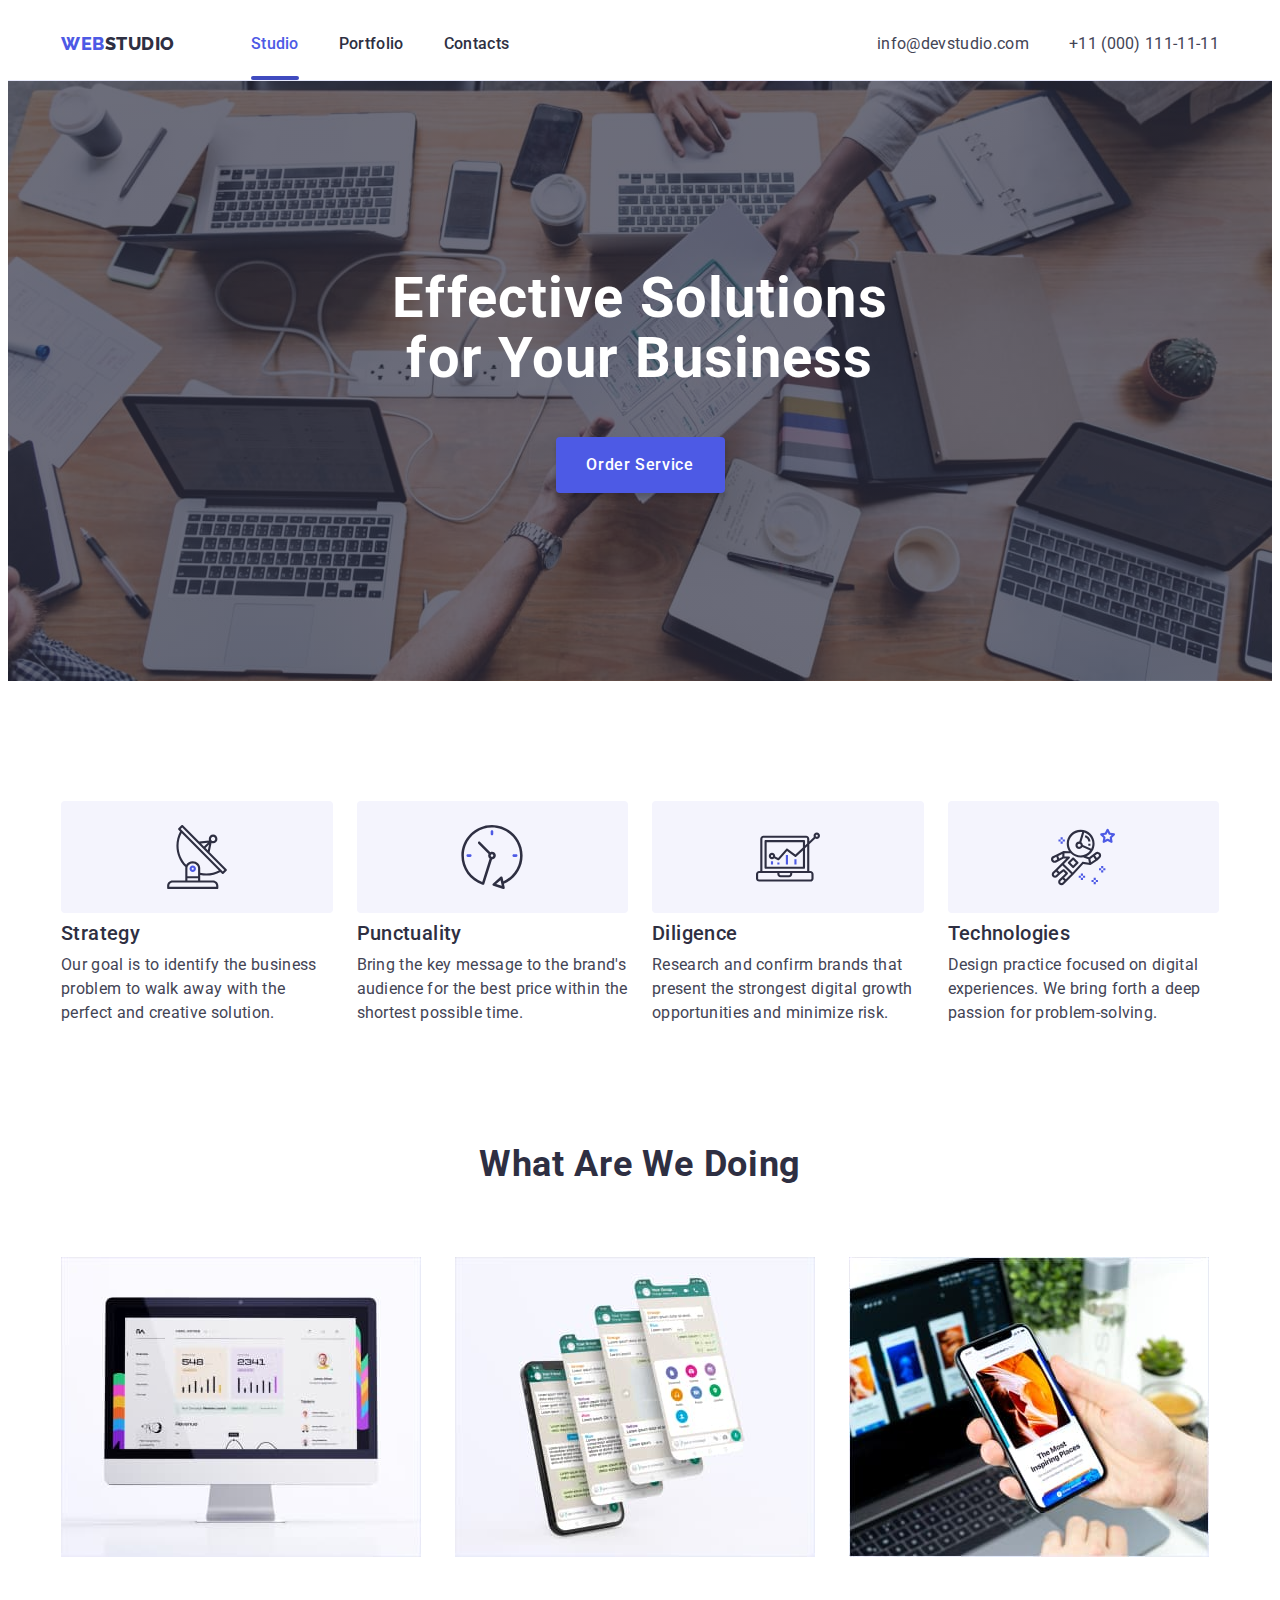
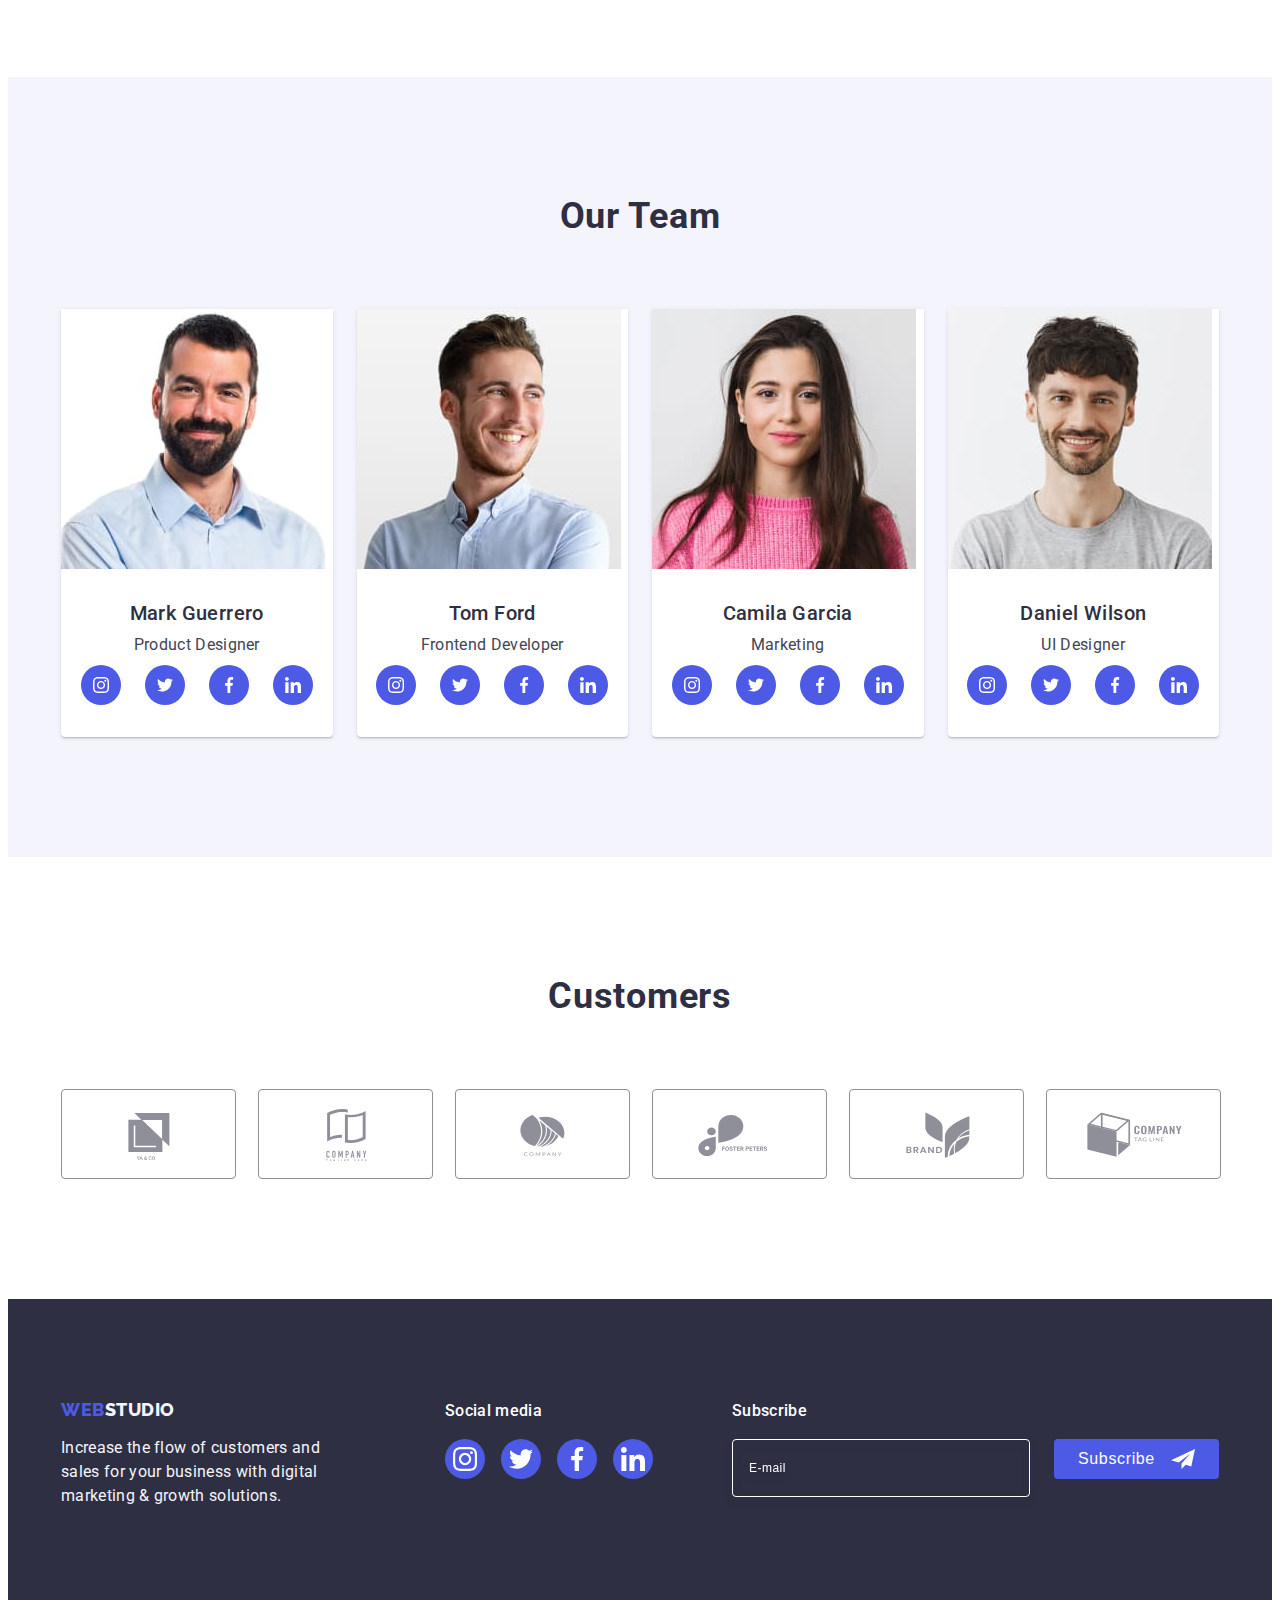
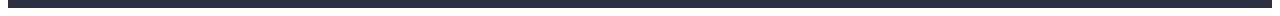
<file: index.html>
<!DOCTYPE html>
<html lang="en">
<head>
    <meta charset="UTF-8">
    <meta http-equiv="X-UA-Compatible" content="IE=edge">
    <meta name="viewport" content="width=device-width, initial-scale=1.0">
    <title>WebStudio</title>
    <link rel="preconnect" href="https://fonts.googleapis.com">
    <link rel="preconnect" href="https://fonts.gstatic.com" crossorigin>
    <link href="https://fonts.googleapis.com/css2?family=Raleway:wght@800&family=Roboto:wght@400;500;700&display=swap" rel="stylesheet">
    <link rel="stylesheet" href="https://cdnjs.cloudflare.com/ajax/libs/modern-normalize/1.1.0/modern-normalize.min.css" integrity="sha512-wpPYUAdjBVSE4KJnH1VR1HeZfpl1ub8YT/NKx4PuQ5NmX2tKuGu6U/JRp5y+Y8XG2tV+wKQpNHVUX03MfMFn9Q==" crossorigin="anonymous" referrerpolicy="no-referrer" />
    <link rel="stylesheet" href="./css/styles.css">
</head>
<body>
    <header class="header">
        <div class="container header-container">
            <nav class="header-nav">
                <a href="./index.html" class="link logo">Web<span class="logo-part">Studio</span></a>
                <ul class="header-list list">
                    <li class="nav-item"><a href="./index.html" class="link nav-link current">Studio</a></li>
                    <li><a href="./portfolio.html" class="link nav-link">Portfolio</a></li>
                    <li><a href="" class="link nav-link">Contacts</a></li>
                </ul>
            </nav>
            <address class="address-list">
            <ul class="contact-list list">
                <li><a href="mailto:info@devstudio.com" class="link contact-link">info@devstudio.com</a></li>
                <li><a href="tel:+110001111111" class="link contact-link">+11 (000) 111-11-11</a></li>
            </ul>
            </address>
        </div>
    </header> 
    <main>
    <!--Hero-->   
    <section class="hero-section">
        <h1 class="hero-title">Effective Solutions for Your Business</h1>
        <button type="button" class="hero-btn" data-modal-open>Order Service</button>
    </section>
    <!--benefits section-->
    <section class="benefits section">
        <div class="container">
            <h2 hidden class="section-title">Our advantages</h2>
        <ul class="list benefits-list">
            <li class="benefits-item">
                <div class="benefits-pic">
                    <svg width="64" height="64">
                    <use href="./images/icons.svg#icon-strategy"></use>
                    </svg>
                </div>
                <h3 class="list-title">Strategy</h3>
                <p class="list-text">Our goal is to identify the business problem to walk away with the perfect and creative solution. </p>
            </li>
            <li class="benefits-item">
                <div class="benefits-pic">
                    <svg width="64" height="64">
                    <use href="./images/icons.svg#icon-punctuality"></use>
                    </svg>
                </div>
                <h3 class="list-title">Punctuality</h3>
                <p class="list-text">Bring the key message to the brand's audience for the best price within the shortest possible time.</p>
            </li>
            <li class="benefits-item">
                <div class="benefits-pic">
                    <svg width="64" height="64">
                    <use href="./images/icons.svg#icon-diligence"></use>
                    </svg>
                </div>
                <h3 class="list-title">Diligence</h3>
                <p class="list-text">Research and confirm brands that present the strongest digital growth opportunities and minimize risk.</p>
            </li>
            <li class="benefits-item">
                <div class="benefits-pic">
                    <svg width="64" height="64">
                    <use href="./images/icons.svg#icon-technologies"></use>
                    </svg>
                </div>
                <h3 class="list-title">Technologies</h3>
                <p class="list-text">Design practice focused on digital experiences. We bring forth a deep passion for problem-solving.</p>
            </li>
        </ul>
        </div>
    </section>
    <!--What are we doing section-->
    <section class="works">
        <div class="container">
            <h2 class="section-title">What are we doing</h2>
        <ul class="list works-list">
            <li class="works-item"><img src="./images/interface.jpg" alt="Interface" width="360" height="300"></li>
            <li class="works-item"><img src="./images/chat-app.jpg" alt="Chat app" width="360" height="300"></li>
            <li class="works-item"><img src="./images/mobile-app.jpg" alt="Mobile app" width="360" height="300"></li>
        </ul>
        </div>
    </section>
    <!--Our Team section-->
    <section class="team-section section">
        <div class="container">
            <h2 class="section-title">Our Team</h2>
        <ul class="list team-list">
            <li class="team-item">
                <img class="team-pic" src="./images/mark-guerrero-photo.jpg" width="264" height="260" alt="Mark Guerrero">
                <div class="team-content">
                    <h3 class="team-title">Mark Guerrero</h3>
                    <p class="team-text">Product Designer</p>
                    <ul class="team-soc-list list">
                        <li class="team-soc-item"><a class="team-soc-link link" href="">
                            <svg class="team-soc-icon" width="16" height="16">
                            <use href="./images/icons.svg#icon-instagram"></use>
                            </svg>
                        </a></li>
                        <li class="team-soc-item"><a class="team-soc-link link" href="">
                            <svg class="team-soc-icon" width="16" height="16">
                            <use href="./images/icons.svg#icon-twitter"></use>
                            </svg>
                        </a></li>
                        <li class="team-soc-item"><a class="team-soc-link link" href="">
                            <svg class="team-soc-icon" width="16" height="16">
                            <use href="./images/icons.svg#icon-facebook"></use>
                            </svg>
                        </a></li>
                        <li class="team-soc-item"><a class="team-soc-link link" href="">
                            <svg class="team-soc-icon" width="16" height="16">
                            <use href="./images/icons.svg#icon-linkedin"></use>
                            </svg>
                        </a></li>
                    </ul>
                </div>
            </li>
            <li class="team-item">
                <img class="team-pic" src="./images/tom-ford-photo.jpg" width="264" height="260" alt="Tom Ford">
                <div class="team-content">
                    <h3 class="team-title">Tom Ford</h3>
                    <p class="team-text">Frontend Developer</p>
                    <ul class="team-soc-list list">
                        <li class="team-soc-item"><a class="team-soc-link link" href="">
                                <svg class="team-soc-icon" width="16" height="16">
                                <use href="./images/icons.svg#icon-instagram"></use>
                                </svg>
                            </a></li>
                        <li class="team-soc-item"><a class="team-soc-link link" href="">
                                <svg class="team-soc-icon" width="16" height="16">
                                <use href="./images/icons.svg#icon-twitter"></use>
                                </svg>
                            </a></li>
                        <li class="team-soc-item"><a class="team-soc-link link" href="">
                                <svg class="team-soc-icon" width="16" height="16">
                                <use href="./images/icons.svg#icon-facebook"></use>
                                </svg>
                            </a></li>
                        <li class="team-soc-item"><a class="team-soc-link link" href="">
                                <svg class="team-soc-icon" width="16" height="16">
                                <use href="./images/icons.svg#icon-linkedin"></use>
                                </svg>
                            </a></li>
                    </ul>
                </div>
            </li>
            <li class="team-item">
                <img class="team-pic" src="./images/camila-garcia-photo.jpg" width="264" height="260" alt="Camila Garcia">
                <div class="team-content">
                    <h3 class="team-title">Camila Garcia</h3>
                    <p class="team-text">Marketing</p>
                    <ul class="team-soc-list list">
                        <li class="team-soc-item"><a class="team-soc-link link" href="">
                                <svg class="team-soc-icon" width="16" height="16">
                                <use href="./images/icons.svg#icon-instagram"></use>
                                </svg>
                            </a></li>
                        <li class="team-soc-item"><a class="team-soc-link link" href="">
                                <svg class="team-soc-icon" width="16" height="16">
                                <use href="./images/icons.svg#icon-twitter"></use>
                                </svg>
                            </a></li>
                        <li class="team-soc-item"><a class="team-soc-link link" href="">
                                <svg class="team-soc-icon" width="16" height="16">
                                <use href="./images/icons.svg#icon-facebook"></use>
                                </svg>
                            </a></li>
                        <li class="team-soc-item"><a class="team-soc-link link" href="">
                                <svg class="team-soc-icon" width="16" height="16">
                                <use href="./images/icons.svg#icon-linkedin"></use>
                                </svg>
                            </a></li>
                    </ul>
                </div>
            </li>
            <li class="team-item">
                <img class="team-pic" src="./images/daniel-wilson-photo.jpg" width="264" height="260" alt="Daniel Wilson">
                <div class="team-content">
                    <h3 class="team-title">Daniel Wilson</h3>
                    <p class="team-text">UI Designer</p>
                    <ul class="team-soc-list list">
                        <li class="team-soc-item"><a class="team-soc-link link" href="">
                                <svg class="team-soc-icon" width="16" height="16">
                                <use href="./images/icons.svg#icon-instagram"></use>
                                </svg>
                            </a></li>
                        <li class="team-soc-item"><a class="team-soc-link link" href="">
                                <svg class="team-soc-icon" width="16" height="16">
                                <use href="./images/icons.svg#icon-twitter"></use>
                                </svg>
                            </a></li>
                        <li class="team-soc-item"><a class="team-soc-link link" href="">
                                <svg class="team-soc-icon" width="16" height="16">
                                <use href="./images/icons.svg#icon-facebook"></use>
                                </svg>
                            </a></li>
                        <li class="team-soc-item"><a class="team-soc-link link" href="">
                                <svg class="team-soc-icon" width="16" height="16">
                                <use href="./images/icons.svg#icon-linkedin"></use>
                                </svg>
                            </a></li>
                    </ul>
                </div>
            </li>
        </ul>
        </div>
    </section>
    <!--Customers-->
    <section class="section">
        <div class="container">
            <h2 class="section-title">Customers</h2>
            <ul class="customer-list list">
                <li class="customers-item">
                    <a class="customers-link link" href="">
                        <svg class="customers-icon" width="104" height="56">
                            <use href="./images/icons.svg#icon-company1"></use>
                        </svg>
                    </a>
                </li>
                <li class="customers-item">
                    <a class="customers-link link" href="">
                        <svg class="customers-icon" width="104" height="56">
                            <use href="./images/icons.svg#icon-company2"></use>
                        </svg>
                    </a>
                </li>
                <li class="customers-item">
                    <a class="customers-link link" href="">
                        <svg class="customers-icon" width="104" height="56">
                            <use href="./images/icons.svg#icon-company3"></use>
                        </svg>
                    </a>
                </li>
                <li class="customers-item">
                    <a class="customers-link link" href="">
                        <svg class="customers-icon" width="104" height="56">
                        <use href="./images/icons.svg#icon-company4"></use>
                        </svg>
                    </a>
                </li>
                <li class="customers-item">
                    <a class="customers-link link" href="">
                        <svg class="customers-icon" width="104" height="56">
                            <use href="./images/icons.svg#icon-company5"></use>
                        </svg>
                    </a>
                </li>
                <li class="customers-item">
                    <a class="customers-link link" href="">
                        <svg class="customers-icon" width="104" height="56">
                            <use href="./images/icons.svg#icon-company6"></use>
                        </svg>
                    </a>
                </li>
            </ul>
        </div>

    </section>
    </main>
    <!--Footer-->
    <footer class="footer-section">
        <div class="container footer-container">
            <div class="footer-content">
                <a href="./index.html" class="link footer-logo">Web<span class="footer-logo-part">Studio</span></a>
                <p class="footer-text">Increase the flow of customers and sales for your business with digital marketing & growth solutions.</p>
            </div>

            <div class="footer-soc">
                <p class="footer-soc-title">Social media</p>
                <ul class="footer-soc-list list">
                    <li class="footer-soc-item">
                        <a class="footer-soc-link link" href="">
                            <svg class="footer-soc-icon" width="24" height="24">
                                <use href="./images/icons.svg#icon-instagram-footer"></use>
                            </svg>
                        </a>
                    </li>
                    <li class="footer-soc-item">
                        <a class="footer-soc-link link" href="">
                            <svg class="footer-soc-icon" width="24" height="24">
                                <use href="./images/icons.svg#icon-twitter-footer"></use>
                            </svg>
                        </a>
                    </li>
                    <li class="footer-soc-item">
                        <a class="footer-soc-link link" href="">
                            <svg class="footer-soc-icon" width="24" height="24">
                                <use href="./images/icons.svg#icon-facebook-footer"></use>
                            </svg>
                        </a>
                    </li>
                    <li class="footer-soc-item">
                        <a class="footer-soc-link link" href="">
                            <svg class="footer-soc-icon" width="24" height="24">
                                <use href="./images/icons.svg#icon-linkedin-footer"></use>
                            </svg>
                        </a>
                    </li>
                </ul>
            </div>

            <div class="footer-subs">
                <p class="footer-soc-title">Subscribe</p>
                <form class="footer-subs-form">
                    <input class="footer-subs-input" type="email" name="email" placeholder="E-mail">
                    <button class="subs-btn" type="submit">
                        Subscribe
                        <svg class="subs-btn-icon" width="24" height="24">
                            <use href="./images/icons.svg#icon-subscribe"></use>
                        </svg>
                    </button>
                </form>
            </div>
        </div>
        </footer>

    <!--Popup-->

    <div class="backdrop is-hidden" data-modal>
        <div class="modal">
            <button type="button" class="modal-btn" data-modal-close>
                <svg class="close-btn" width="8" height="8">
                    <use href="./images/icons.svg#icon-close-modal"></use>
                </svg>
            </button>

    <!--Form-->

        <p class="modal-title">Leave your contacts and we will call you back</p>
            <form class="modal-form">
                <label class="modal-lable">
                <span class="lable-title">Name</span>
                <span class="input-wrap">
                    <input type="text" name="name" class="modal-input">
                    <svg class="modal-icon" width="18" height="18">
                        <use href="./images/icons.svg#icon-person"></use>
                    </svg>
                </span>
                </label>
                
                <label class="modal-lable">
                <span class="lable-title">Phone</span>
                <span class="input-wrap">
                    <input type="tel" name="phone" class="modal-input">
                    <svg class="modal-icon" width="18" height="24">
                        <use href="./images/icons.svg#icon-phone"></use>
                    </svg>
                </span>
                </label>
                
                <label class="modal-lable">
                <span class="lable-title">Email</span>
                <span class="input-wrap">
                    <input type="email" name="email" class="modal-input">
                    <svg class="modal-icon" width="18" height="24">
                        <use href="./images/icons.svg#icon-email"></use>
                    </svg>
                </span>
                </label>

                <label class="modal-lable comment-lable">
                    <span class="lable-title">Comment</span>
                    <textarea name="comment" placeholder="Text input" class="modal-textarea"></textarea>
                </label>

                <div class="privacy-check">
                    <input type="checkbox" name="privacy" id="privacy" class="input-check visually-hidden">
                    <label for="privacy" class="accept-text">
                        <span>
                            <svg class="check-icon" width="10" height="8">
                            <use href="./images/icons.svg#icon-check"></use>
                            </svg>
                        </span>
                    I accept the terms and conditions of the <a href="" class="privacy-link">Privacy Policy</a></label>
                </div>
                
                <button type="submit" class="submit-btn">Send</button>
            </form>
        </div>
    </div>

    <script src="./js/modal.js"></script>
</body>
</html>
</file>
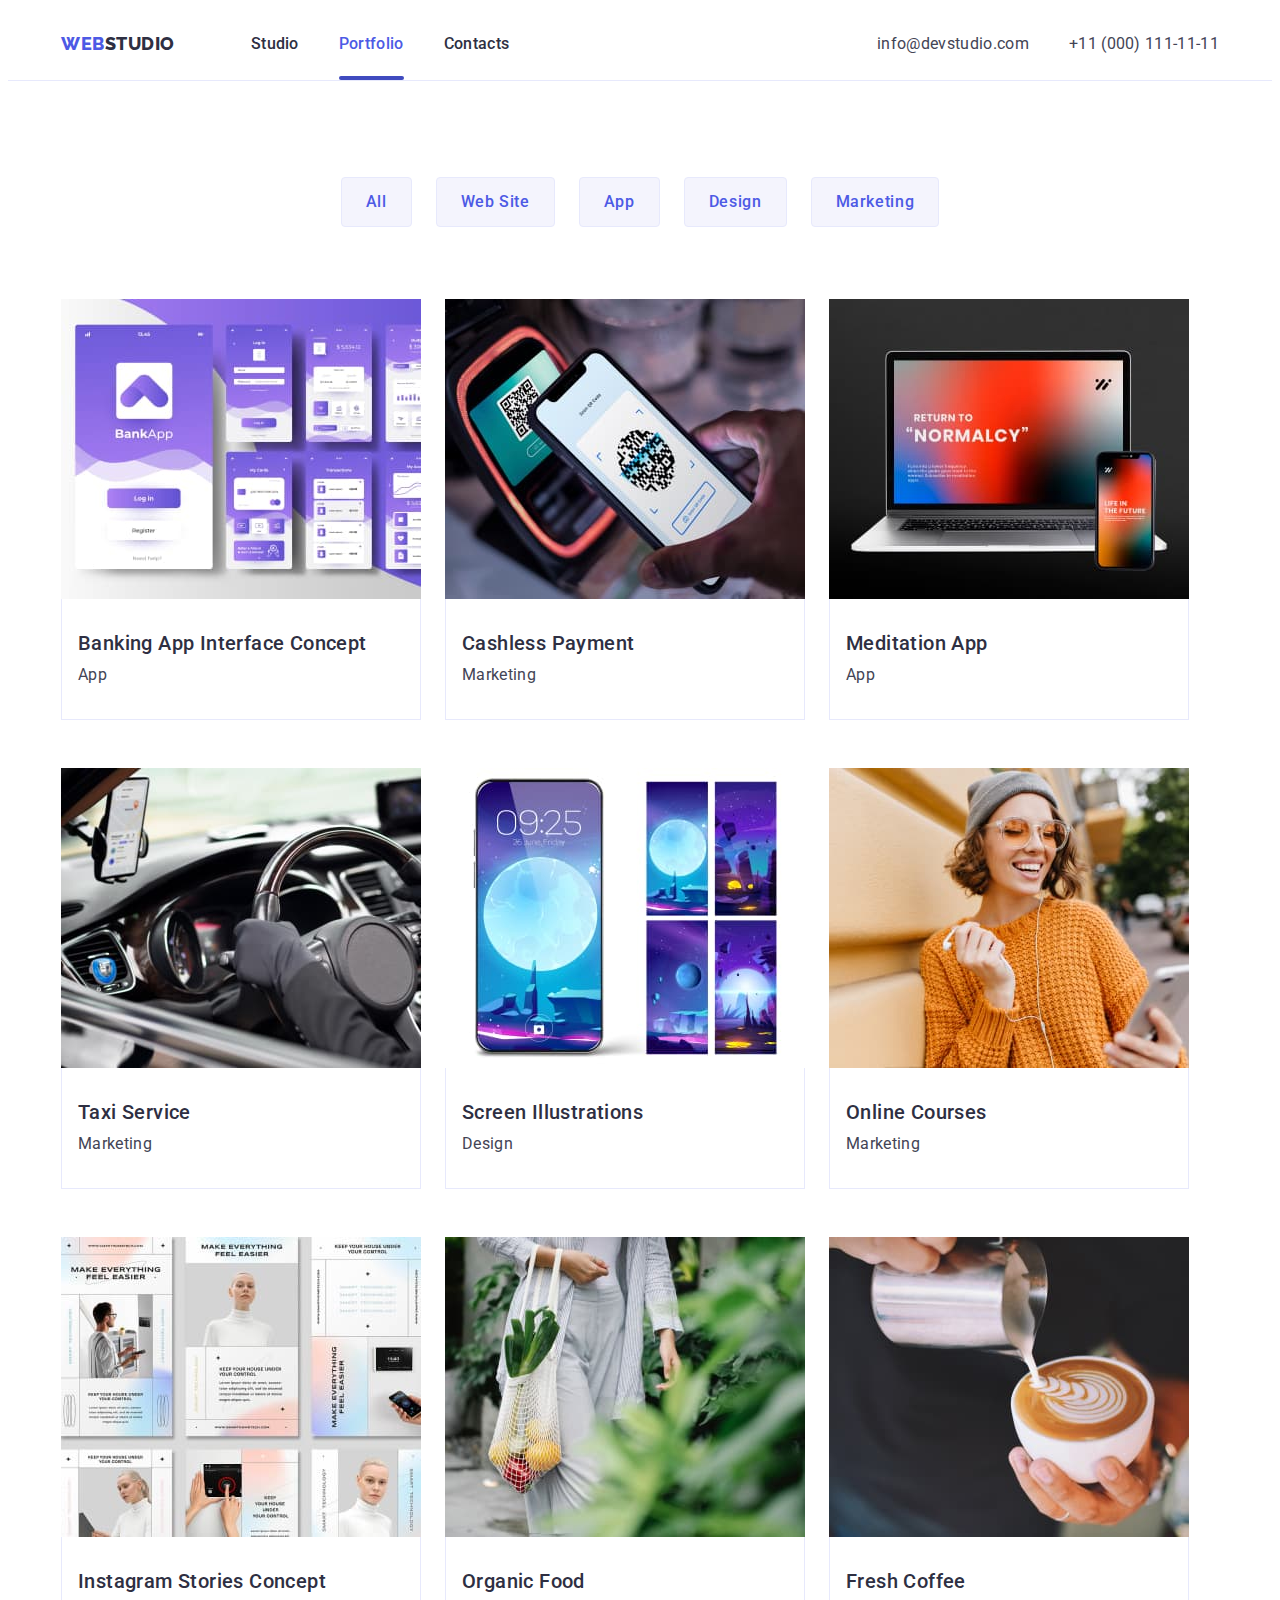
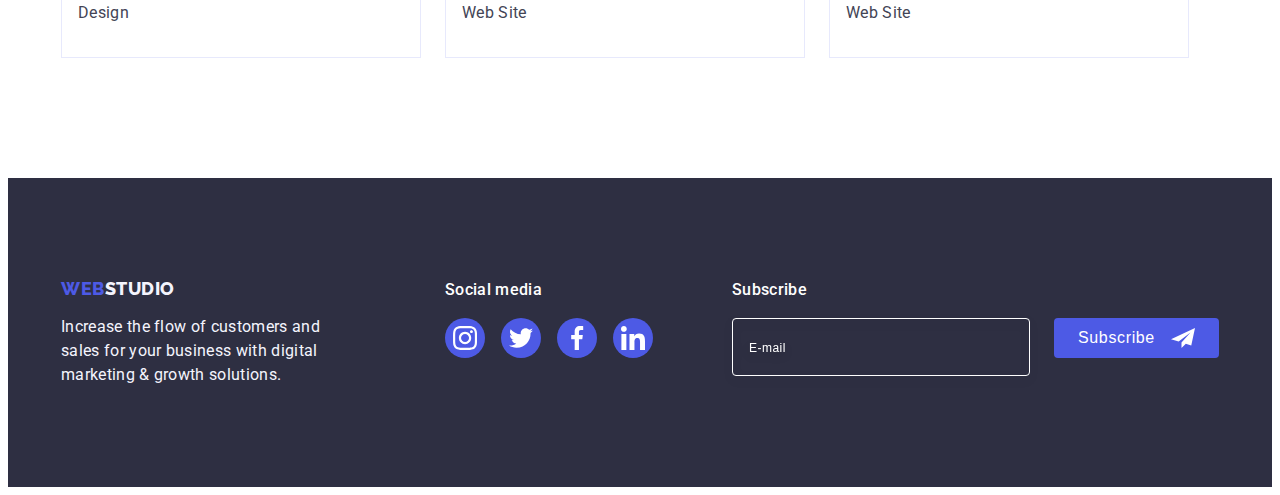
<file: portfolio.html>
<!DOCTYPE html>
<html lang="en">
<head>
    <meta charset="UTF-8">
    <meta http-equiv="X-UA-Compatible" content="IE=edge">
    <meta name="viewport" content="width=device-width, initial-scale=1.0">
    <title>Portfolio</title>
    <link rel="preconnect" href="https://fonts.googleapis.com">
    <link rel="preconnect" href="https://fonts.gstatic.com" crossorigin>
    <link href="https://fonts.googleapis.com/css2?family=Raleway:wght@800&family=Roboto:wght@400;500;700&display=swap" rel="stylesheet">
    <link rel="stylesheet" href="https://cdnjs.cloudflare.com/ajax/libs/modern-normalize/1.1.0/modern-normalize.min.css" integrity="sha512-wpPYUAdjBVSE4KJnH1VR1HeZfpl1ub8YT/NKx4PuQ5NmX2tKuGu6U/JRp5y+Y8XG2tV+wKQpNHVUX03MfMFn9Q==" crossorigin="anonymous" referrerpolicy="no-referrer" />
    <link rel="stylesheet" href="./css/styles.css">
</head>
<body>
    <header class="header">
        <div class="container header-container">
            <nav class="header-nav">
                <a href="./index.html" class="link logo">Web<span class="logo-part">Studio</span></a>
                <ul class="header-list list">
                    <li><a href="./index.html" class="link nav-link">Studio</a></li>
                    <li class="nav-item"><a href="./portfolio.html" class="link nav-link current">Portfolio</a></li>
                    <li><a href="" class="link nav-link">Contacts</a></li>
                </ul>
            </nav>
            <address class="address-list">
            <ul class="contact-list list">
                <li><a href="mailto:info@devstudio.com" class="link contact-link">info@devstudio.com</a></li>
                <li><a href="tel:+110001111111" class="link contact-link">+11 (000) 111-11-11</a></li>
            </ul>
            </address>
        </div>
    </header>
<!--portfolio-section-->
<main>
    <section class="portfolio">
        <div class="container">
            <h1 hidden class="section-title">Our work</h1>
            <ul class="list button-list">
                <li><button type="button" class="portfolio-btn">All</button></li>
                <li><button type="button" class="portfolio-btn">Web Site</button></li>
                <li><button type="button" class="portfolio-btn">App</button></li>
                <li><button type="button" class="portfolio-btn">Design</button></li>
                <li><button type="button" class="portfolio-btn">Marketing</button></li>
            </ul>        
        <ul class="list portfolio-list">
            <li class="portfolio-item">
                <a class="portfolio-link link" href="">
                <div class="portfolio-cover-wrap">
                    <img src="./images/app-banking.jpg" width="360" height="300" alt="Banking App">
                    <p class="portfolio-cover-text">14 Stylish and User-Friendly App Design Concepts · Task Manager App · Calorie Tracker
                    App · Exotic Fruit Ecommerce App ·
                    Cloud Storage App</p>
                </div>
                <div class="portfolio-content">
                    <h2 class="portfolio-title">Banking App Interface Concept</h2>
                    <p class="portfolio-text">App</p>
                </div>
                </a>
            </li>
            <li class="portfolio-item">
                <a class="portfolio-link link" href="">
                <div class="portfolio-cover-wrap">
                    <img src="./images/marketing-payment.jpg" width="360" height="300" alt="Cashless Payment">
                    <p class="portfolio-cover-text">14 Stylish and User-Friendly App Design Concepts · Task Manager App · Calorie Tracker
                    App · Exotic Fruit Ecommerce App ·
                    Cloud Storage App</p>
                </div>                
                <div class="portfolio-content">
                    <h2 class="portfolio-title">Cashless Payment</h2>
                    <p class="portfolio-text">Marketing</p></div>
                </a>
            </li>
            <li class="portfolio-item">
                <a class="portfolio-link link" href="">
                <div class="portfolio-cover-wrap">
                    <img src="./images/app-meditation.jpg" width="360" height="300" alt="Meditation App">
                    <p class="portfolio-cover-text">14 Stylish and User-Friendly App Design Concepts · Task Manager App · Calorie Tracker
                    App · Exotic Fruit Ecommerce App ·
                    Cloud Storage App</p>
                </div>
                <div class="portfolio-content">
                    <h2 class="portfolio-title">Meditation App</h2>
                    <p class="portfolio-text">App</p>
                </div>
                </a>
            </li>
            <li class="portfolio-item">
                <a class="portfolio-link link" href="">
                <div class="portfolio-cover-wrap">
                    <img src="./images/marketing-taxi.jpg" width="360" height="300" alt="Taxi Service">
                    <p class="portfolio-cover-text">14 Stylish and User-Friendly App Design Concepts · Task Manager App · Calorie Tracker
                    App · Exotic Fruit Ecommerce App ·
                    Cloud Storage App</p>
                </div>
                <div class="portfolio-content">
                    <h2 class="portfolio-title">Taxi Service</h2>
                    <p class="portfolio-text">Marketing</p>
                </div>
                </a>
            </li>
            <li class="portfolio-item">
                <a class="portfolio-link link" href="">
                <div class="portfolio-cover-wrap">
                    <img src="./images/design-screen.jpg" width="360" height="300" alt="Screen Illustrations">
                    <p class="portfolio-cover-text">14 Stylish and User-Friendly App Design Concepts · Task Manager App · Calorie Tracker
                    App · Exotic Fruit Ecommerce App ·
                    Cloud Storage App</p>
                </div>
                <div class="portfolio-content">
                <h2 class="portfolio-title">Screen Illustrations</h2>
                <p class="portfolio-text">Design</p>
                </div>
                </a>
            </li>
            <li class="portfolio-item">
                <a class="portfolio-link link" href="">
                <div class="portfolio-cover-wrap">
                    <img src="./images/marketing-courses.jpg" width="360" height="300" alt="Online Courses">
                    <p class="portfolio-cover-text">14 Stylish and User-Friendly App Design Concepts · Task Manager App · Calorie Tracker
                    App · Exotic Fruit Ecommerce App ·
                    Cloud Storage App</p>
                </div>
                <div class="portfolio-content">
                    <h2 class="portfolio-title">Online Courses</h2>
                    <p class="portfolio-text">Marketing</p>
                </div>
                </a>
            </li>
            <li class="portfolio-item">
                <a class="portfolio-link link" href="">
                <div class="portfolio-cover-wrap">
                    <img src="./images/design-instagram.jpg" width="360" height="300" alt="Instagram Stories Concept">
                    <p class="portfolio-cover-text">14 Stylish and User-Friendly App Design Concepts · Task Manager App · Calorie Tracker
                    App · Exotic Fruit Ecommerce App ·
                    Cloud Storage App</p>
                </div>
                <div class="portfolio-content">
                    <h2 class="portfolio-title">Instagram Stories Concept</h2>
                    <p class="portfolio-text">Design</p>
                </div>
                </a>
            </li>
            <li class="portfolio-item">
                <a class="portfolio-link link" href="">
                <div class="portfolio-cover-wrap">
                    <img src="./images/site-food.jpg" width="360" height="300" alt="Organic Food">
                    <p class="portfolio-cover-text">14 Stylish and User-Friendly App Design Concepts · Task Manager App · Calorie Tracker
                    App · Exotic Fruit Ecommerce App ·
                    Cloud Storage App</p>
                </div>
                <div class="portfolio-content">
                    <h2 class="portfolio-title">Organic Food</h2>
                    <p class="portfolio-text">Web Site</p>
                </div>
                </a>
            </li>
            <li class="portfolio-item">
                <a class="portfolio-link link" href="">
                <div class="portfolio-cover-wrap">
                    <img src="./images/site-coffee.jpg" width="360" height="300" alt="Fresh Coffee">
                    <p class="portfolio-cover-text">14 Stylish and User-Friendly App Design Concepts · Task Manager App · Calorie Tracker
                    App · Exotic Fruit Ecommerce App ·
                    Cloud Storage App</p>
                </div>
                <div class="portfolio-content">
                    <h2 class="portfolio-title">Fresh Coffee</h2>
                    <p class="portfolio-text">Web Site</p>
                </div>
                </a>
            </li>
        </ul>
        </div>
    </section>
</main>
    <!--Footer-->
    <footer class="footer-section">
        <div class="container footer-container">
            <div class="footer-content">
                <a href="./index.html" class="link footer-logo">Web<span class="footer-logo-part">Studio</span></a>
                <p class="footer-text">Increase the flow of customers and sales for your business with digital marketing &
                growth solutions.</p>
            </div>
    
            <div class="footer-soc">
                <p class="footer-soc-title">Social media</p>
                <ul class="footer-soc-list list">
                    <li class="footer-soc-item">
                        <a class="footer-soc-link link" href="">
                            <svg class="footer-soc-icon" width="24" height="24">
                                <use href="./images/icons.svg#icon-instagram-footer"></use>
                            </svg>
                        </a>
                    </li>
                    <li class="footer-soc-item">
                        <a class="footer-soc-link link" href="">
                            <svg class="footer-soc-icon" width="24" height="24">
                                <use href="./images/icons.svg#icon-twitter-footer"></use>
                            </svg>
                        </a>
                    </li>
                    <li class="footer-soc-item">
                        <a class="footer-soc-link link" href="">
                            <svg class="footer-soc-icon" width="24" height="24">
                                <use href="./images/icons.svg#icon-facebook-footer"></use>
                            </svg>
                        </a>
                    </li>
                    <li class="footer-soc-item">
                        <a class="footer-soc-link link" href="">
                            <svg class="footer-soc-icon" width="24" height="24">
                                <use href="./images/icons.svg#icon-linkedin-footer"></use>
                            </svg>
                        </a>
                    </li>
                </ul>
            </div>
            <div class="footer-subs">
                <p class="footer-soc-title">Subscribe</p>
                <form class="footer-subs-form">
                    <input class="footer-subs-input" type="email" name="email" placeholder="E-mail">
                    <button class="subs-btn" type="submit">
                        Subscribe
                        <svg class="subs-btn-icon" width="24" height="24">
                            <use href="./images/icons.svg#icon-subscribe"></use>
                        </svg>
                    </button>
                </form>
            </div>
        </div>
    </footer>
</body>  
</html>
</file>
<file: css/styles.css>
:root {
    --primary-text-color:#434455;
    --secondary-text-color:#2E2F42;
    --alternate-text-color: #F4F4FD;
    --accent-color:#4D5AE5;
    --primary-font-family:'Roboto', sans-serif;
    --background-main-color:#FFFFFF;
    --background-accent-color:#2E2F42;
    --background-alternate-color:#F4F4FD;
    --pressed-state-color:#404BBF;
    --bg-gradient: linear-gradient(rgba(46, 47, 66, 0.7), rgba(46, 47, 66, 0.7));
    --time-trans: 250ms cubic-bezier(0.4, 0, 0.2, 1);
}

p,
h1,
h2,
h3,
h4,
h5,
h6 {
    margin: 0;
}

ul {
    margin: 0;
    padding-left: 0;
}

img {
    display: block;
}

body {
    font-family: var(--primary-font-family);
    color: var(--primary-text-color);
    font-size: 16px;
    background-color: var(--background-main-color);
}

.visually-hidden {
    position: absolute;
    width: 1px;
    height: 1px;
    margin: -1px;
    border: 0;
    padding: 0;
    white-space: nowrap;
    clip-path: inset(100%);
    clip: rect(0 0 0 0);
    overflow: hidden;
}

.link {
    text-decoration: none;
}
.nav-link.current {
    color: var(--accent-color);
}
.list {
    list-style: none;
}

.container {
    width: 1158px;
    padding-left: 15px;
    padding-right: 15px;
    margin-left: auto;
    margin-right: auto;
}

.section {
    padding-top: 120px;
    padding-bottom: 120px;
  }

/* Header */

.header {
    border-bottom: 1px solid #E7E9FC;
}
.header-container {
    display: flex;
    align-items: center;
}
.logo {
    margin-right: 76px;
    font-family: 'Raleway', sans-serif;
    font-weight: 800;
    font-size: 18px;
    line-height: 1.17;
    letter-spacing: 0.03em;
    color: var(--accent-color);
    text-transform: uppercase;
}
.logo-part {
    color: var(--secondary-text-color);
}

.header-list {
    display: flex;
    gap: 40px;
}
.header-nav {
    display: flex;
    align-items: center;
    margin-right: auto;
}
.nav-link {
    display: block;
    font-weight: 500;
    line-height: calc(24 / 16);
    letter-spacing: 0.02em;
    color: var(--secondary-text-color);

    padding-top: 24px;
    padding-bottom: 24px;

    transition: color var(--time-trans)
}
.nav-link:hover,
.nav-link:focus,
.current {
    color: var(--pressed-state-color);
}

.current::after {
    content: '';
    position: absolute;
    left: 0;
    bottom: 0;
    display: block;
    width: 100%;
    height: 4px;
    border-radius: 2px;
    background-color: var(--pressed-state-color);
}

.nav-item {
    position: relative;
}

.contact-link {
    color: inherit;
    line-height: calc(24 / 16);
    letter-spacing: 0.02em;
    font-style: normal;
    transition: color var(--time-trans)
}
.contact-link:hover,
.contact-link:focus {
    color: var(--pressed-state-color);
}
.address-list {
    font-style: normal;
}
.contact-list {
    display: flex;
    gap: 40px;
}

/* Hero */
.hero-section {
    padding-top: 188px;
    padding-bottom: 188px;
    background-color: var(--background-accent-color);
    text-align: center;
    background-image: var(--bg-gradient), url(../images/hero-bg.jpg);
    background-repeat: no-repeat;
    background-position: center;
    background-size: cover;
    max-width: 1440px;
    margin-left: auto;
    margin-right: auto;
}
.hero-title {
    max-width: 496px;
    margin-bottom: 48px;
    margin-left: auto;
    margin-right: auto;
    font-weight: 700;
    font-size: 56px;
    line-height: 1.07;
    letter-spacing: 0.02em;
    color: #FFFFFF;
}
.hero-btn {
    min-width: 169px;
    height: 56px;
    font-family: inherit;
    font-weight: 500;
    font-size: 16px;
    line-height: calc(24 / 16);
    letter-spacing: 0.04em;
    color: #FFFFFF;
    background-color: var(--accent-color);
    box-shadow: 0px 4px 4px rgba(0, 0, 0, 0.15);
    border-radius: 4px;
    border: none;
    cursor: pointer;

    transition: background-color var(--time-trans)
}
.hero-btn:hover,
.hero-btn:focus {
    background-color: var(--pressed-state-color);
}


/* benefits section */
.benefits-list {
    display: flex;
    gap: 24px;
}

.section-title {
    margin-bottom: 72px;
    font-size: 36px;
    line-height: 1.11;
    letter-spacing: 0.02em;
    text-align: center;
    text-transform: capitalize;
    color: var(--secondary-text-color);
}

.benefits-item {
    width: calc((100% - 72px) / 4);
}

.benefits-pic {
    display: flex;
    justify-content: center;
    align-items: center;
    background: var(--background-alternate-color);
    height: 112px;
    border-radius: 4px;
    margin-bottom: 8px;
}

.list-title {
    font-weight: 500;
    font-size: 20px;
    line-height: calc(24 / 20);
    letter-spacing: 0.02em;
    color: var(--secondary-text-color);
    margin-bottom: 8px;
}
.list-text {
    line-height: calc(24 / 16);
    letter-spacing: 0.02em;
}

/* Works */
.works {
    padding-bottom: 120px;
}
.works-list {
    display: flex;
    gap: 24px;
}
.works-item {
    width: calc((100% - 48px) / 3);
}


/* Our Team section */
.team-section {
    background-color: var(--background-alternate-color);
}
.team-list {
    display: flex;
    gap: 24px;
}
.team-content {
    padding: 32px 0;
}
.team-title {
    font-weight: 500;
    font-size: 20px;
    line-height: calc(24 / 20);
    letter-spacing: 0.02em;
    text-align: center;
    color: var(--secondary-text-color);
    margin-bottom: 8px;
}
.team-text {
    line-height: calc(24 / 16);
    letter-spacing: 0.02em;
    text-align: center;
    margin-bottom: 8px;
}
.team-item {
    width: calc((100% - 72px) / 4);
    background-color: var(--background-main-color);
    box-shadow: 0px 1px 6px rgba(46, 47, 66, 0.08), 0px 1px 1px rgba(46, 47, 66, 0.16), 0px 2px 1px rgba(46, 47, 66, 0.08);
    border-radius: 0px 0px 4px 4px;
}

.team-soc-list {
    display: flex;
    justify-content: center;
    gap: 24px;
}

.team-soc-item {
    width: 40px;
    height: 40px;
}

.team-soc-link {
    display: flex;
    align-items: center;
    justify-content: center;
    width: 100%;
    height: 100%;
    border-radius: 50%;
    background-color: var(--accent-color);
    color: var(--background-main-color);
    transition: var(--time-trans);
}

.team-soc-icon {
    fill: currentColor;
}
.team-soc-link:hover,
.team-soc-link:focus {
    background-color: var(--pressed-state-color);
}

/* Customers */

.customer-list {
    display: flex;
    gap: 24px;
}

.customers-item {
    width: calc((100% - 24px * 5) / 6);
}

.customers-link {
    display: flex;
    justify-content: center;
    align-items: center;
    width: 100%;
    height: 88px;
    border: 1px solid #8e8f99;
    border-radius: 4px;
    color: #8e8f99;  

    transition: color var(--time-trans), border-color var(--time-trans);
}

.customers-icon {
    fill: currentColor;
}

.customers-link:hover,
.customers-link:focus {
    color: var(--pressed-state-color);
    border-color: var(--pressed-state-color);
}


/* Portfolio */
.portfolio {
    padding-top: 96px;
    padding-bottom: 120px;
}
.button-list {
    display: flex;
    gap: 24px;
    justify-content: center;
    margin-bottom: 72px;
}
.portfolio-btn {
    padding: 12px 24px;
    font-family: inherit;
    font-weight: 500;
    font-size: 16px;
    line-height: calc(24 / 16);
    letter-spacing: 0.04em;
    color: var(--accent-color);
    background-color: var(--background-alternate-color);
    border-radius: 4px;
    border: 1px solid #E7E9FC;
    cursor: pointer;

    transition: background-color var(--time-trans), 
    color var(--time-trans),
    box-shadow var(--time-trans),
    border-color var(--time-trans);
}
.portfolio-btn:hover,
.portfolio-btn:focus,
.portfolio-btn:active {
    color: #FFFFFF;
    background-color: var(--pressed-state-color);
    box-shadow: 0px 3px 1px rgba(0, 0, 0, 0.1), 0px 2px 1px rgba(0, 0, 0, 0.08), 0px 2px 2px rgba(0, 0, 0, 0.12);
    border-color: var(--pressed-state-color);
}
.portfolio-list {
    display: flex;
    flex-wrap: wrap;
    gap: 48px 24px;
}
.portfolio-list li {
    width: calc((100% - 48px) / 3);
}
.portfolio-item {
    max-width: 360px;
}
.portfolio-item:hover .portfolio-cover-text {
    transform: translate(0);
}

.portfolio-link {
    display: block;
    transition: box-shadow var(--time-trans);
}

.portfolio-link:hover,
.portfolio-link:focus {
    box-shadow: 0px 1px 6px rgba(46, 47, 66, 0.08), 0px 1px 1px rgba(46, 47, 66, 0.16), 0px 2px 1px rgba(46, 47, 66, 0.08);
}

.portfolio-content {
    padding: 32px 0 32px 16px;
    border: 1px solid #E7E9FC;  
    border-top: none;
}
.portfolio-title {
    margin-bottom: 8px;
    font-weight: 500;
    font-size: 20px;
    line-height: calc(24 / 20);
    letter-spacing: 0.02em;
    color: var(--secondary-text-color);
}
.portfolio-text {
    line-height: calc(24/16);
    letter-spacing: 0.02em;
    color: var(--primary-text-color);
}

.portfolio-cover-text {
    position: absolute;
    top: 0;
    left: 0;
    line-height: calc(24/16);
    letter-spacing: 0.02em;
    color: var(--alternate-text-color);
    background-color: var(--accent-color);
    padding: 40px 32px 0;
    height: 100%;
    width: 100%;
    transform: translateY(100%);
    transition: transform var(--time-trans);
}
.portfolio-cover-wrap {
    position: relative;
    overflow: hidden;
}

/* Footer */

.footer-container {
    display: flex;
}

.footer-section {
    background-color: var(--background-accent-color);
    padding-top: 100px;
    padding-bottom: 100px;
}
.footer-content {
    width: 264px;
}
.footer-logo {
    font-family: 'Raleway', sans-serif;
    font-weight: 800;
    font-size: 18px;
    line-height: 1.17;
    letter-spacing: 0.03em;
    color: var(--accent-color);
    text-transform: uppercase;
}
.footer-logo-part {
    color: var(--alternate-text-color);
}
.footer-text {
    margin-top: 16px;
    line-height: calc(24 / 16);
    letter-spacing: 0.02em;
    color: var(--alternate-text-color);
}

.footer-soc {
    width: 208px;
    height: 80px;
    margin-left: 120px;
}

.footer-soc-title {
    font-weight: 500;
    line-height: calc(24 / 16);
    letter-spacing: 0.02em;
    color: #FFFFFF;
    margin-bottom: 16px;
}

.footer-soc-list {
    display: flex;
    gap: 16px;
}

.footer-soc-item {
    width: 40px;
    height: 40px;
}

.footer-soc-link {
    display: flex;
    align-items: center;
    justify-content: center;
    width: 100%;
    height: 100%;
    border-radius: 50%;
    background-color: var(--accent-color);
    color: #FFFFFF;

    transition: background-color var(--time-trans);
}

.footer-soc-link:hover,
.footer-soc-link:focus {
    background-color: #31D0AA;
}

.footer-soc-icon {
    fill: currentColor;
}

/* Footer Form */

.footer-subs {
    margin-left: auto;
}

.footer-subs-form {
    display: flex;

}

.footer-subs-input {
    width: 264px;
    height: 40px;
    padding: 8px 16px;
    margin-right: 24px;

    border: 1px solid #FFFFFF;
    filter: drop-shadow(0px 4px 4px rgba(0, 0, 0, 0.15));
    border-radius: 4px;
    background-color: transparent;

    color: #FFFFFF;

}

.footer-subs-input::placeholder {
    font-size: 12px;
    line-height: calc(24 / 12);
    letter-spacing: 0.04em;
    color: #FFFFFF;
}

.footer-subs-input:focus {
    outline: none;
}

.subs-btn {
    display: flex;

    width: 165px;
    height: 40px;
    padding: 8px 24px;
    gap: 16px;

    text-align: start;

    background: var(--accent-color);
    border-radius: 4px;
    border: none;
    cursor: pointer;

    font-weight: 500;
    font-size: 16px;
    line-height: calc(24/ 16);
    letter-spacing: 0.04em;
    color: #FFFFFF;

}

.subs-btn-icon {
    fill: #FFFFFF;

}

/* Popup */

.backdrop {
    position: fixed;
    top: 0;
    left: 0;
    width: 100%;
    height: 100%;
    background-color: rgba(46, 47, 66, 0.4);
    opacity: 1;
    transition: opacity var(--time-trans), visibility var(--time-trans);
}

.backdrop.is-hidden {
    opacity: 0;
    pointer-events: none;
    visibility: hidden;
}

.backdrop.is-hidden .modal {
    transform: translate(-50%, -50%) scale(0.5);
}

.modal {
    position: absolute;
    top: 50%;
    left: 50%;
    transform: translate(-50%, -50%) scale(1);
    padding: 24px;
    padding-top: 72px;

    min-width: 408px;
    background-color: #FCFCFC;
    box-shadow: 0px 1px 1px rgba(0, 0, 0, 0.14), 0px 1px 3px rgba(0, 0, 0, 0.12), 0px 2px 1px rgba(0, 0, 0, 0.2);
    border-radius: 4px;

    transition: transform 250ms cubic-bezier(0, .99, .52, 1.16);
}
.modal-btn {
    position: absolute;
    top: 24px;
    right: 24px;
    width: 24px;
    height: 24px;
    
    display: flex;
    justify-content: center;
    align-items: center;       
    cursor: pointer;
    
    background-color: #E7E9FC;
    border: 1px solid rgba(0, 0, 0, 0.1);
    border-radius: 50%;
    transition: background-color var(--time-trans),
    border var(--time-trans),
    color var(--time-trans);
}

.modal-btn:hover,
.modal-btn:focus {
    background-color: var(--pressed-state-color);
    border: 1px solid var(--pressed-state-color);
}

.close-btn {
    fill: #2e2f42;
    transition: fill var(--time-trans)
}

.modal-btn:hover > .close-btn,
.modal-btn:focus > .close-btn {
    fill: #ffffff;
}

.modal-title {
    font-weight: 500;
    line-height: calc(24 / 16);
    text-align: center;
    letter-spacing: 0.02em;    
    color: var(--secondary-text-color);
    margin-bottom: 16px;
}

.modal-form {
    width: 360px;
}

.modal-input {
    width: 100%;
    height: 40px;
    padding-left: 38px;
    border: 1px solid rgba(46, 47, 66, 0.4);
    border-radius: 4px;
    color: var(--secondary-text-color);
    transition: border-color var(--time-trans);
}

.modal-input:focus,
.modal-textarea:focus {
    outline: none;
    border-color: var(--accent-color);
}

.modal-input:focus + .modal-icon {
    fill: var(--accent-color);
}

.modal-lable {
    display: flex;
    flex-direction: column;
    margin-bottom: 8px;
}

.lable-title {
    font-weight: 400;
    font-size: 12px;
    line-height: calc(14 / 12);
    letter-spacing: 0.04em;
    color: #8E8F99;
    margin-bottom: 4px;
}

.input-wrap {
    position: relative;
}

.modal-icon {
    position: absolute;
    top: 50%;
    left: 16px;
    transform: translateY(-50%);
    transition: fill var(--time-trans);
}

.modal-textarea {
    width: 100%;
    height: 120px;
    padding: 8px 16px;
    border: 1px solid rgba(46, 47, 66, 0.4);
    border-radius: 4px;
    color: var(--secondary-text-color);
    resize: none;
    transition: border-color var(--time-trans);
}
.comment-lable {
    margin-bottom: 16px;
}

.modal-textarea::placeholder {
    font-weight: 400;
    font-size: 12px;
    line-height: calc(14 / 12);
    letter-spacing: 0.04em;
    color: rgba(46, 47, 66, 0.4);
}

.accept-text span {
    width: 16px;
    height: 16px;
    border: 1px solid rgba(46, 47, 66, 0.4);
    border-radius: 2px;
    margin-right: 8px;
    display: flex;
    justify-content: center;
    align-items: center;
    fill: transparent;

    transition: background-color var(--time-trans), border var(--time-trans), fill var(--time-trans);
}

.input-check:checked + .accept-text span {
    background-color: var(--pressed-state-color);
    border: none;
    fill: var(--background-alternate-color);
}

.accept-text {
    font-size: 12px;
    line-height: calc(14 / 12);
    letter-spacing: 0.04em;
    color: #8E8F99;
    display: flex;
    align-items: center;
}

.privacy-link {
    color: var(--accent-color);
    margin-left: 3px;
}

.submit-btn {
    display: block;
    width: 169px;
    height: 56px;
    border: none;
    cursor: pointer;
    margin-top: 24px;
    margin-left: auto;
    margin-right: auto;
    color: #ffffff;

    font-weight: 500;
    letter-spacing: 0.04em;

    background: var(--accent-color);
    box-shadow: 0px 4px 4px rgba(0, 0, 0, 0.15);
    border-radius: 4px;
}
</file>
